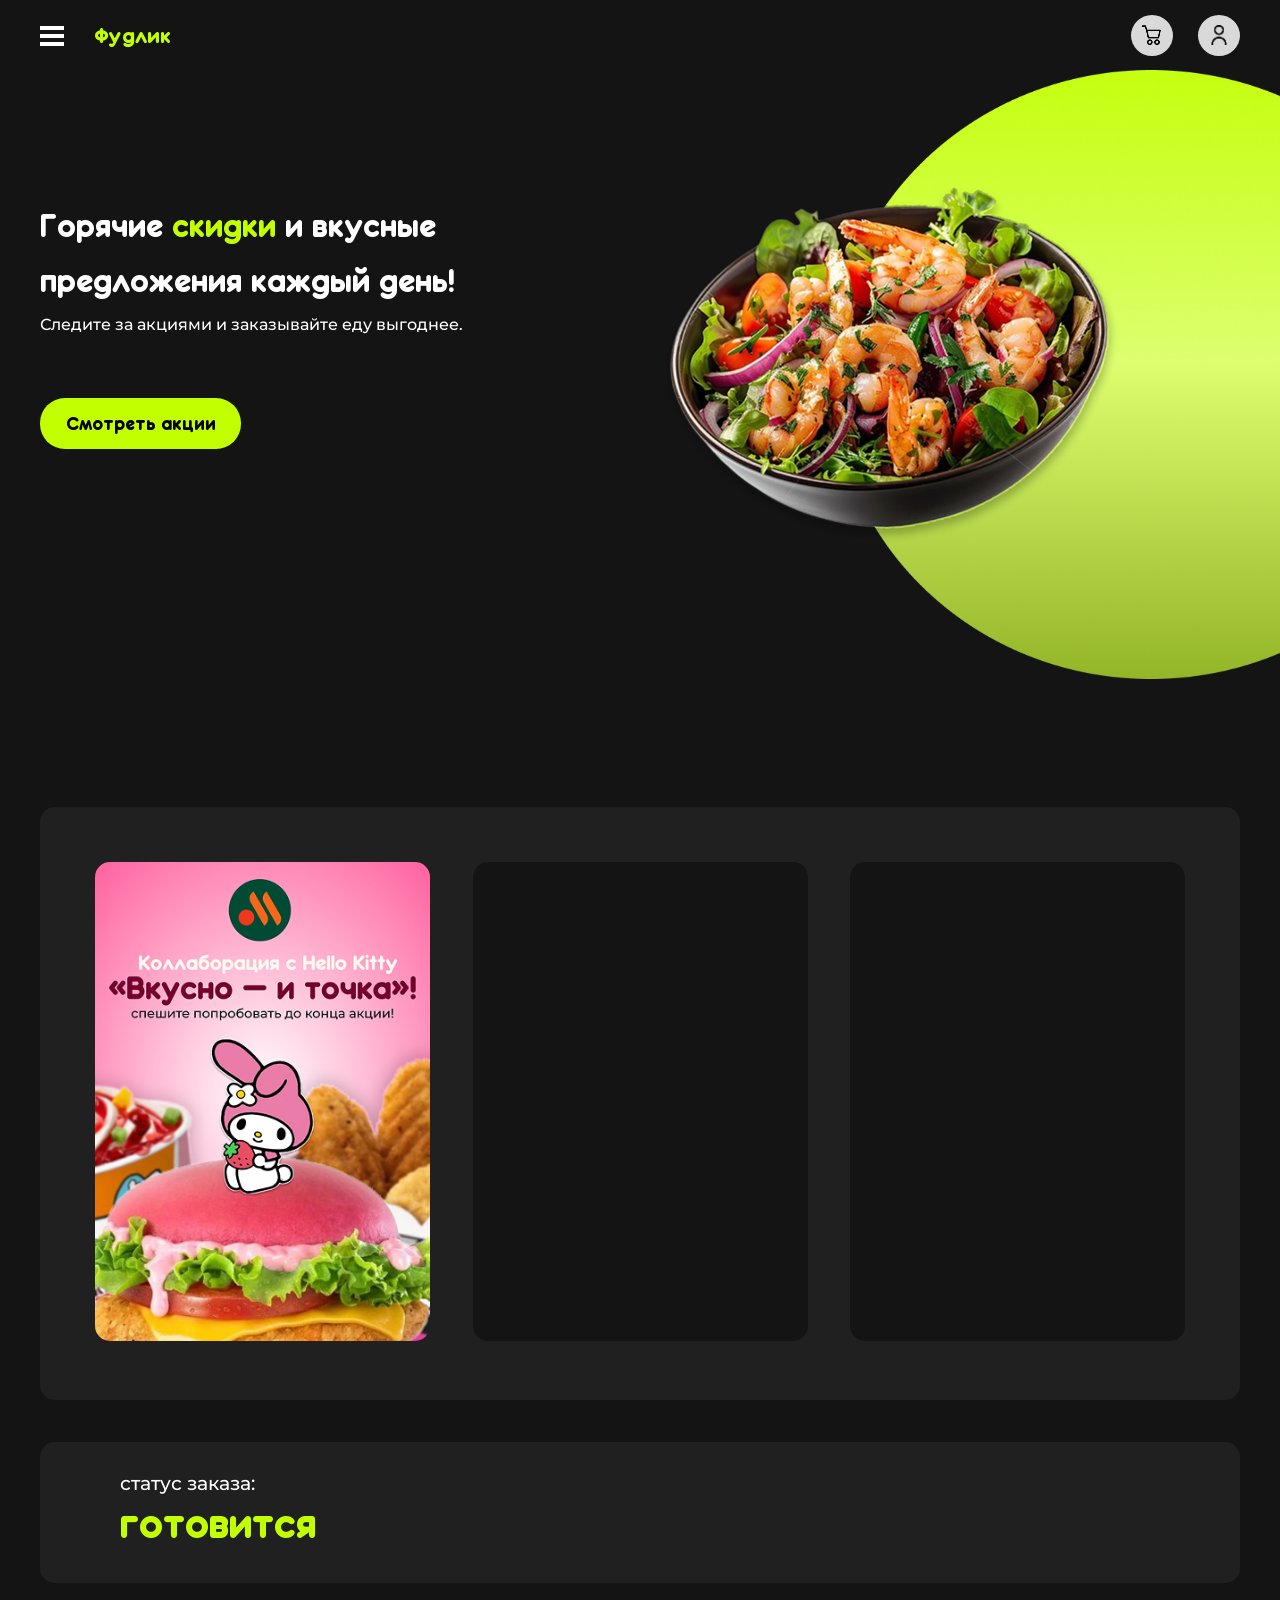
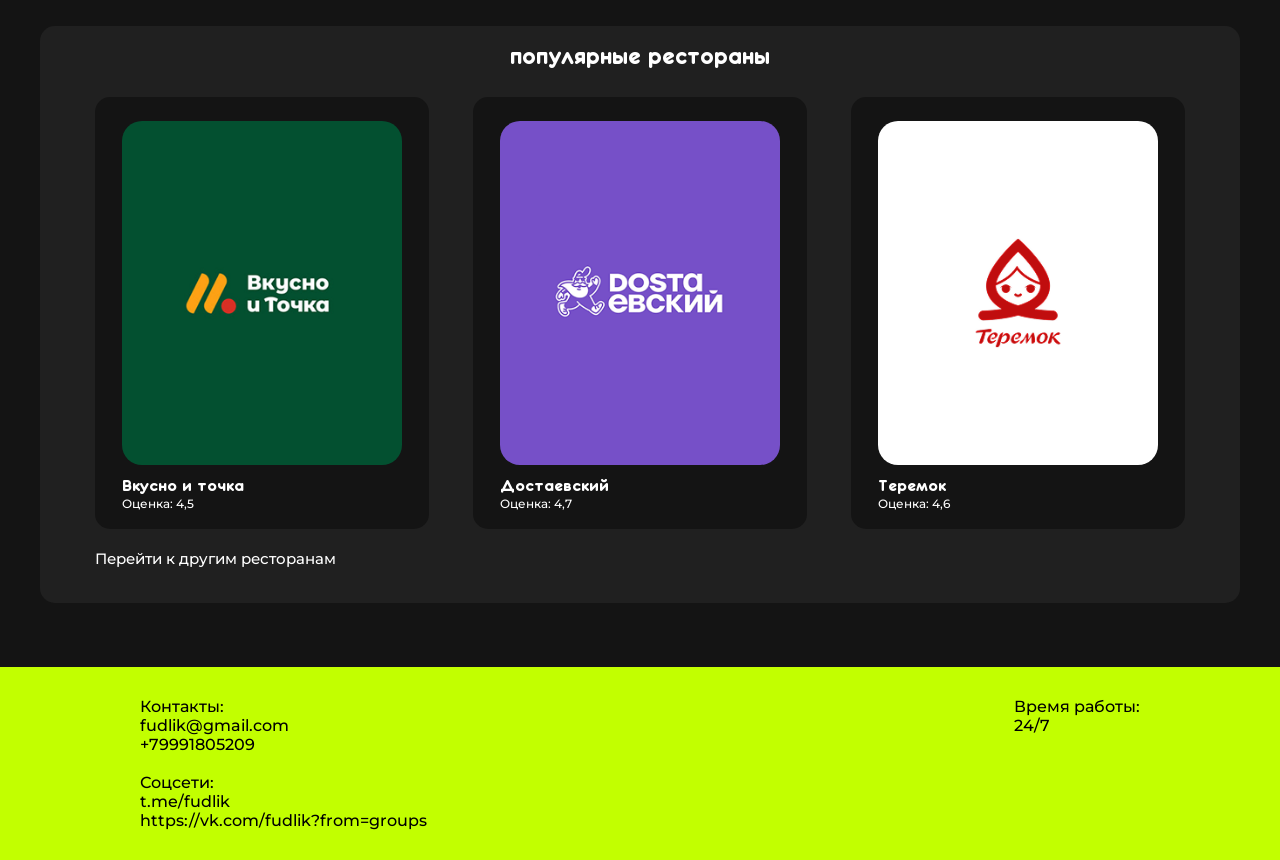
<file: index.html>
<!DOCTYPE html>
<html lang="en">
<head>
    <meta charset="UTF-8">
    <meta name="viewport" content="width=device-width, initial-scale=1.0">
    <title> Фудлик </title>
    <link rel="stylesheet" href="styles/style.css">
</head>
<body>

<header class="navbar">
    <div class="container nav-content">
        
        <div class="nav-left">
            <div class="burger">
                <span></span>
                <span></span>
                <span></span>
            </div>
            <div class="logo"><a href="index.html">Фудлик</a></div>
        </div>

        <div class="nav-right">
            <div class="nav-item">
                <img src="images/cart.png" alt="">
            </div>

            <a href="register.html" class="nav-item">
                <img src="images/profile.png" alt="">
            </a>
        </div>
    </div>
</header>

<div class="overlay"></div>

<aside class="sidebar">
    <div class="sidebar-content">
        <a href="index.html" class="sidebar-link sidebar-active">Главная страница</a>
        <a href="restaurants.html" class="sidebar-link">Рестораны</a>
        <a href="#" class="sidebar-link">Акции</a>
        <a href="register.html" class="sidebar-link">Личный кабинет</a>
        <a href="#" class="sidebar-link">Поддержка</a>
    </div>
</aside>

<div class="hero">
    <img src="images/bg-ellipse.png" alt="bg-ellipse" class="moon">
    <img src="images/main-salad.png" alt="salad" class="salad"> 
    <div class="container hero-content">
        <h1>Горячие <span class="green-txt">скидки</span> и вкусные <br>предложения каждый день!</h1>
        <p>Следите за акциями и заказывайте еду выгоднее.</p>
        <button>Смотреть акции</button>
    </div>
</div>


<div class="container card-section">
    <div class="card-background">
        <div class="card">
            <img src="images/hello-kitty.png" alt="">
        </div>
        <div class="card">
            <img src="images/hello-kitty1.png" alt="">
        </div>
        <div class="card">
            <img src="images/hello-kitty1.png" alt="">
        </div>
    </div>
</div>


<div class="container status-section">
       <p>статус заказа:</p>
       <h1>готовится</h1>
</div>


<div class="container rest-section"> 
    <div class="rest-background">
        <p>популярные рестораны</p>

        <div class="rest-flex">
            <div class="rest-card" id="mcdonalds">
                <div>
                    <img src="images/mcdonalds.png" alt="">
                    <h2>Вкусно и точка</h2>
                    <p>Оценка: 4,5</p>
                </div>
            </div>
            <div class="rest-card">
                <div>
                    <img src="images/dostaevskiy.png" alt="">
                    <h3>Достаевский</h3>
                    <p>Оценка: 4,7</p> 
                </div>
            </div>
            <div class="rest-card">
                <div>
                    <img src="images/teremok.png" alt="">
                    <h3>Теремок</h3>
                    <p>Оценка: 4,6</p> 
                </div>
                
            </div>
        </div>

        <a href="restaurants.html">Перейти к другим ресторанам</a>

    </div>
</div>


<footer>
    <div class="container footer">
        <div>
            <p>
                Контакты: <br>
                fudlik@gmail.com <br>
                +79991805209 <br>
            </p>

            <br>

            <p>
                Соцсети: <br>
                t.me/fudlik <br>
                https://vk.com/fudlik?from=groups
            </p>
        </div>

        <div>
            Время работы: <br>
            24/7
        </div>
    </div>
</footer>

<script src="js/sidebar.js"></script>
<script src="js/restopen.js"></script>
    
</body>
</html>
</file>
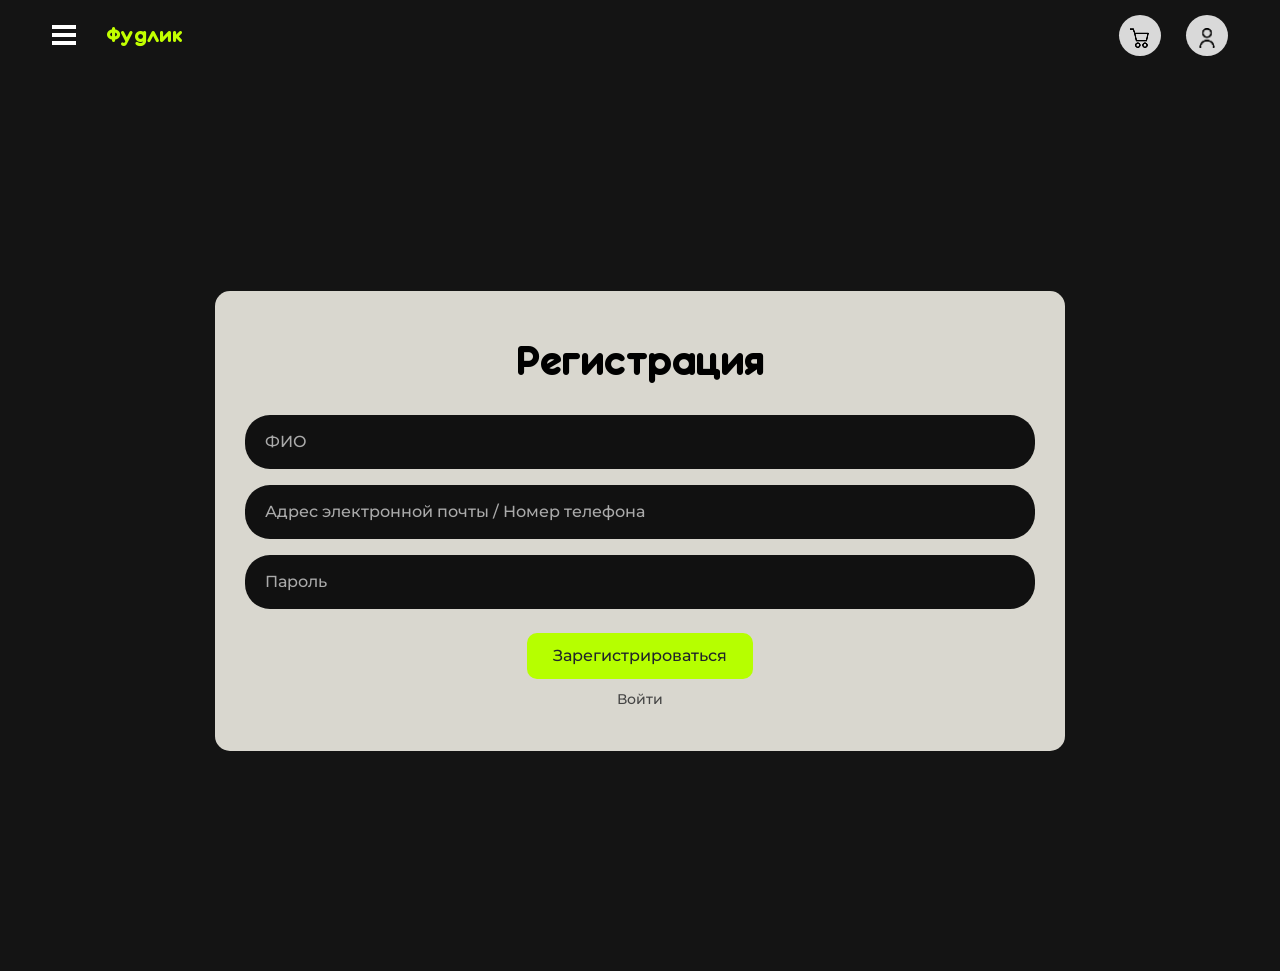
<file: register.html>
<!DOCTYPE html>
<html lang="en">
<head>
    <meta charset="UTF-8">
    <meta name="viewport" content="width=device-width, initial-scale=1.0">
    <title> Регистрация - Fudlik </title>
    <link href="https://cdn.jsdelivr.net/npm/bootstrap@5.3.2/dist/css/bootstrap.min.css" rel="stylesheet">
    <link rel="stylesheet" href="styles/style.css">
    <link rel="stylesheet" href="styles/register.css">
</head>
<body>


    <header class="navbar">
    <div class="container nav-content">
        
        <div class="nav-left">
            <div class="burger">
                <span></span>
                <span></span>
                <span></span>
            </div>
            <div class="logo"><a href="index.html">Фудлик</a></div>
        </div>

        <div class="nav-right">
            <div class="nav-item">
                <img src="images/cart.png" alt="">
            </div>

            <a href="register.html" class="nav-item">
                <img src="images/profile.png" alt="">
            </a>
        </div>
    </div>
</header>

<div class="overlay"></div>

<aside class="sidebar">
    <div class="sidebar-content">
        <a href="index.html" class="sidebar-link sidebar-active">Главная страница</a>
        <a href="restaurants.html" class="sidebar-link">Рестораны</a>
        <a href="#" class="sidebar-link">Акции</a>
        <a href="register.html" class="sidebar-link">Личный кабинет</a>
        <a href="#" class="sidebar-link">Поддержка</a>
    </div>
</aside>

<div class="container vh-100 d-flex justify-content-center align-items-center">
    <div class="register-card text-center">

        <h2 class="mb-4 register-pr">Регистрация</h2>

        <form>
            <div class="mb-3">
                <input type="text" class="form-control" placeholder="ФИО">
            </div>

            <div class="mb-3">
                <input type="text" class="form-control" placeholder="Адрес электронной почты / Номер телефона">
            </div>

            <div class="mb-4">
                <input type="password" class="form-control" placeholder="Пароль">
            </div>

            <button type="submit" class="btn btn-custom mb-2">
                Зарегистрироваться
            </button>

            <div>
                <a href="#" class="login-link">Войти</a>
            </div>
        </form>

    </div>
</div>


<script src="js/sidebar.js"></script>
    
</body>
</html>
</file>
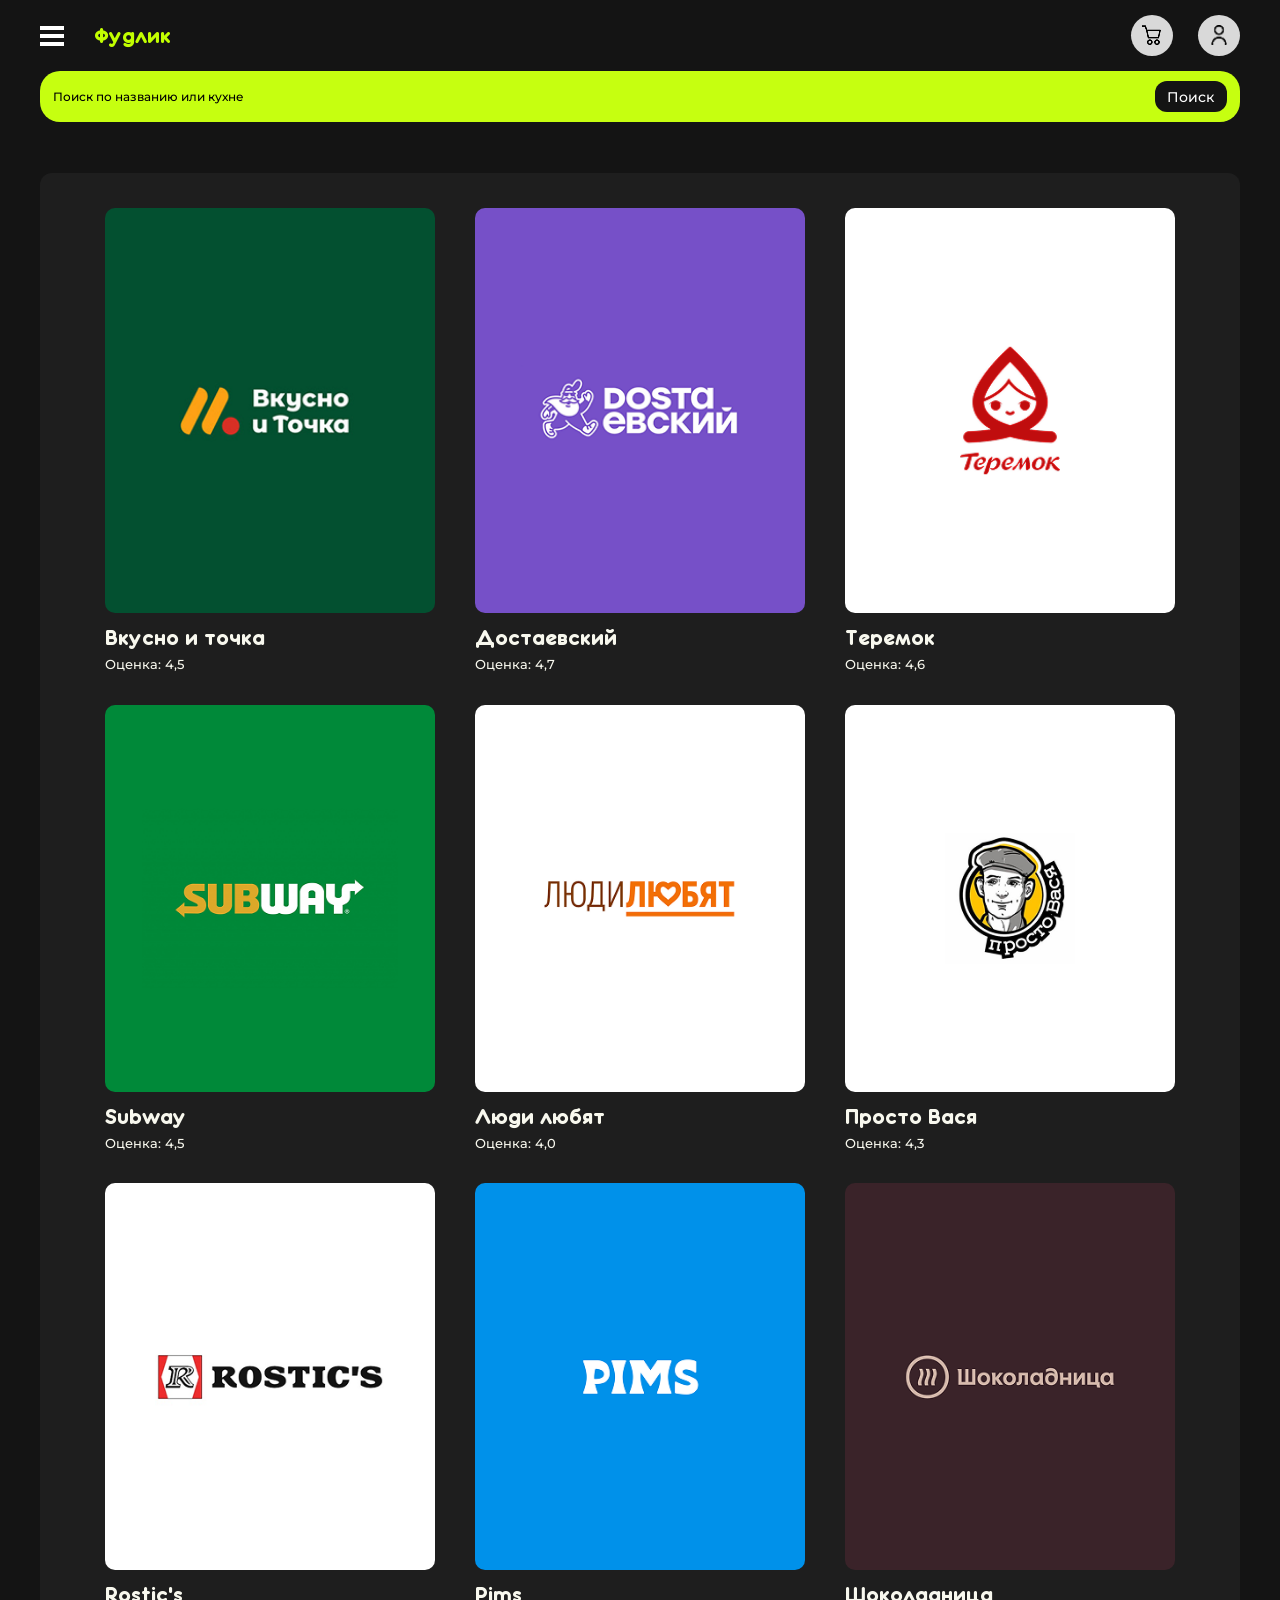
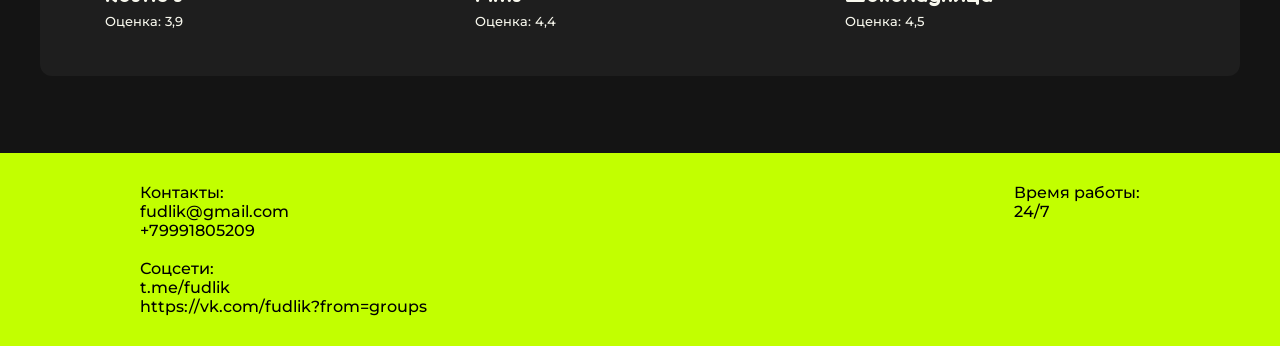
<file: restaurants.html>
<!DOCTYPE html>
<html lang="en">
<head>
    <meta charset="UTF-8">
    <meta name="viewport" content="width=device-width, initial-scale=1.0">
    <title> Рестораны - Fudlik </title>
    <link rel="stylesheet" href="styles/style.css">
    <link rel="stylesheet" href="styles/restaurants.css">
</head>
<body>

<header class="navbar">
    <div class="container nav-content">
        
        <div class="nav-left">
            <div class="burger">
                <span></span>
                <span></span>
                <span></span>
            </div>
            <div class="logo"><a href="index.html">Фудлик</a></div>
        </div>

        <div class="nav-right">
            <div class="nav-item">
                <img src="images/cart.png" alt="">
            </div>
            <a href="register.html" class="nav-item">
                <img src="images/profile.png" alt="">
            </a>
        </div>
    </div>
</header>

<div class="overlay"></div>

<aside class="sidebar">
    <div class="sidebar-content">
        <a href="index.html" class="sidebar-link sidebar-active">Главная страница</a>
        <a href="restaurants.html" class="sidebar-link">Рестораны</a>
        <a href="#" class="sidebar-link">Акции</a>
        <a href="register.html" class="sidebar-link">Личный кабинет</a>
        <a href="#" class="sidebar-link">Поддержка</a>
    </div>
</aside>

<div class="search container">
    <input type="text" placeholder="Поиск по названию или кухне">
    <button class="search-btn">Поиск</button>
</div>


<div class="places container">
    <div class="card" id="mcdonalds">
        <img src="images/mcdonalds.png" alt="">
        <h3>Вкусно и точка</h3>
        <p>Оценка: 4,5</p>
    </div>

    <div class="card">
        <img src="images/dostaevskiy.png" alt="">
        <h3>Достаевский</h3>
        <p>Оценка: 4,7</p>
    </div>

    <div class="card">
        <img src="images/teremok.png" alt="">
        <h3>Теремок</h3>
        <p>Оценка: 4,6</p>
    </div>

    <div class="card">
        <img src="images/subway.png" alt="">
        <h3>Subway</h3>
        <p>Оценка: 4,5</p>
    </div>

    <div class="card">
        <img src="images/people-like.png" alt="">
        <h3>Люди любят</h3>
        <p>Оценка: 4,0</p>
    </div>

    <div class="card">
        <img src="images/just-vasya.png" alt="">
        <h3>Просто Вася</h3>
        <p>Оценка: 4,3</p>
    </div>

    <div class="card">
        <img src="images/rostics.png" alt="">
        <h3>Rostic's</h3>
        <p>Оценка: 3,9</p>
    </div>

    <div class="card">
        <img src="images/pims.png" alt="">
        <h3>Pims</h3>
        <p>Оценка: 4,4</p>
    </div>

    <div class="card">
        <img src="images/chocolate.png" alt="">
        <h3>Шоколадница</h3>
        <p>Оценка: 4,5</p>
    </div>
</div>


<footer>
    <div class="container footer">
        <div>
            <p>
                Контакты: <br>
                fudlik@gmail.com <br>
                +79991805209 <br>
            </p>

            <br>

            <p>
                Соцсети: <br>
                t.me/fudlik <br>
                https://vk.com/fudlik?from=groups
            </p>
        </div>

        <div>
            Время работы: <br>
            24/7
        </div>
    </div>
</footer>


<script src="js/sidebar.js"></script>
<script src="js/restopen.js"></script>
    
</body>
</html>
</file>
<file: styles/style.css>
@font-face {
    font-family: Montserrat-medium;
    src: url(fonts/Montserrat-Medium.ttf);
}

@font-face {
    font-family: Montserrat-bold;
    src: url(fonts/Montserrat-Bold.ttf);
}

@font-face {
    font-family: Franx;
    src: url(fonts/franxurtertotallymedium.ttf);
}


* {
    margin: 0;
    padding: 0;
    box-sizing: border-box;
    font-family: Montserrat-medium;
}

body{
    background: #141414;
    color: #fff;
}

.container {
    max-width: 1200px;
    margin: 0 auto;
}

.first-screen-container{
    max-width: 1200px;
}

.navbar {
    background: none;
    padding: 15px 0;
    position: relative;
    z-index: 2;
}

.nav-content {
    display: flex;
    justify-content: space-between;
    align-items: center;
}

.nav-left {
    display: flex;
    align-items: center;
    gap: 30px;
}

.logo a{
    font-size: 2vw;
    color: #C2FF00;
    text-decoration: none;
    font-family: Franx;
    
}

.burger{
    cursor: pointer;
}

.burger span {
    display: block;
    width: 24px;
    height: 4px;
    background: #fff;
    margin: 4px 0;
    transition: 0.3s;
}

.burger:hover span{
    background: #C2FF00;
}

.nav-right {
    display: flex;
    gap: 25px;
}

.nav-item{
    cursor: pointer;
    transition: 0.3s;
}

.nav-right .nav-item:first-child{
    background: #d9d9d9;
    padding: 10px 12px 7px 10px;
    border-radius: 50%;
}

.nav-right .nav-item:nth-child(2){
    background: #d9d9d9;
    padding: 10px 11px 7px 11px;
    border-radius: 50%;
}

.nav-item:first-child:hover{
    background: #C2FF00;
}

.nav-right .nav-item:nth-child(2):hover{
    background: #C2FF00;
}



.nav-item img {
    width: 20px;
}

.overlay {
    position: fixed;
    top: 0;
    left: 0;
    width: 100%;
    height: 100%;
    background: rgba(0,0,0,0.5);
    opacity: 0;
    visibility: hidden;
    transition: 0.3s;
    z-index: 5;
}

.sidebar {
    position: fixed;
    top: 0;
    left: -400px;
    width: 400px;
    height: 100%;
    background: #F5F5F5;
    color: #000;
    padding: 50px;
    padding-top: 150px;
    transition: 0.3s;
    z-index: 10;
    display: flex;
    flex-direction: column;
}

.sidebar-content {
    display: flex;
    flex-direction: column;
}

.sidebar.active {
    left: 0;
}

.sidebar-link{
    color: #000;
    text-decoration: none;
    font-size: 1.1vw;
    margin-bottom: 2vw;
}

.sidebar-link:hover{
    color: #464646;
}

.sidebar-active{
    font-family: Montserrat-bold;
    font-size: 1.3vw;
}

.overlay.active {
    opacity: 1;
    visibility: visible;
}

.green-txt{
    color: #C2FF00;
}

.hero{
    margin-top: 10vw;
}

.hero-content h1{
    font-family: Franx;
    font-size: 3vw;
    font-weight: 100;
    line-height: 55px;
}

.hero-content h1 span{
    font-family: Franx;
}

.hero-content p{
    font-size: 1.25vw;
    margin-top: 0.5vw;
}

.hero-content button{
    border: none;
    background: #C2FF00;
    padding: 1vw 2vw;
    font-family: Franx;
    font-size: 1.7vw;
    border-radius: 25px;
    margin-top: 5vw;
    cursor: pointer;
    transition: 0.3s;
}

.hero-content button:hover{
    background: #D4FF4C;
}

.moon{
    position: absolute;
    right:0;
    top: 70px;
    width: 35vw;
}

.salad{
    position: absolute;
    right: 100px;
    top: 80px;
    transform: rotate(-3.66deg);
    width: 45vw;
}

.card-background{
    background-color: #202020;
    display: flex;
    justify-content: space-between;
    padding: 55px;
    border-radius: 15px;
}

.card-section{
    margin-top: 28vw;
}

.card img{
    width: 335px;
    border-radius: 15px;
}

.status-section{
    background-color: #202020;
    margin-top: 3.3vw;
    padding: 30px 80px;
    border-radius: 15px;
}

.status-section h1{
    font-size: 3.9vw;
    color: #C2FF00;
    font-family:Franx;
    font-weight: 100;
}

.status-section p{
    font-size: 1.45vw;
}

.rest-section{
    margin-top: 3.3vw;
}

.rest-background{
    background-color: #202020;
    padding: 15px 55px 35px 55px;
    border-radius: 15px;
    margin-bottom: 5vw;
}

.rest-background p{
    text-align: center;
    margin-bottom: 2vw;
    font-size: 2.1vw;
    font-family: Franx;
}

.rest-flex{
    display: flex;
    justify-content: space-between;
    margin-bottom: 1.5vw;
}

.rest-background a{
    color: #fff;
    text-decoration: none;
    font-size: 1.15vw;
}

.rest-background a:hover{
    color: #C2FF00;
}

.rest-card div{
    background: #141414;
    padding: 24px 27px 18px 27px;
    border-radius: 15px;
}

.rest-card div img{
    width: 280px;
    border-radius: 20px;
    cursor: pointer;
}

.rest-card div p{
    font-family: Montserrat-medium;
    font-size: 0.9vw;
    text-align: left;
    margin-bottom: 0;
}

.rest-card div h2{
    font-family: Franx;
    font-weight: 100;
    font-size: 1.5vw;
    margin-top: 0.5vw;
    cursor: pointer;
}

.rest-card div h3{
    font-family: Franx;
    font-weight: 100;
    font-size: 1.5vw;
    margin-top: 0.5vw;
    cursor: pointer;
}

.rest-background div h3:hover{
    color: #C2FF00;
}

footer{
    background: #C2FF00;
    color: #000;
}

.footer{
    display: flex;
    justify-content: space-between;
    padding: 30px 100px;
}


@media (max-width: 992px) {

    .logo a {
        font-size: 28px;
    }

    .hero-content h1 {
        font-size: 32px;
        line-height: 40px;
    }

    .hero-content p {
        font-size: 16px;
    }

    .hero-content button {
        font-size: 18px;
        padding: 10px 20px;
    }

    .card-background {
        flex-wrap: wrap;
        gap: 20px;
        justify-content: center;
    }

    .rest-flex {
        flex-wrap: wrap;
        gap: 20px;
        justify-content: center;
    }

    .rest-card div img {
        width: 220px;
    }

    .status-section h1 {
        font-size: 40px;
    }

    .status-section p {
        font-size: 16px;
    }
}


@media (max-width: 576px) {

    .nav-content {
        flex-direction: row;
    }

    .logo a {
        font-size: 22px;
    }

    /* HERO */
    .hero {
        margin-top: 80px;
        text-align: center;
    }

    .hero-content h1 {
        font-size: 24px;
        line-height: 30px;
    }

    .hero-content p {
        font-size: 14px;
    }

    .hero-content button {
        font-size: 16px;
        padding: 10px 15px;
        margin-top: 20px;
    }

    .moon,
    .salad {
        display: none;
    }

    /* КАРТОЧКИ */
    .card-background {
        flex-direction: column;
        padding: 20px;
    }

    .card img {
        width: 100%;
    }

    /* STATUS */
    .status-section {
        padding: 20px;
        text-align: center;
    }

    .status-section h1 {
        font-size: 28px;
    }

    /* RESTAURANTS */
    .rest-flex {
        flex-direction: column;
        align-items: center;
    }

    .rest-card div img {
        width: 100%;
    }

    .rest-card div h3 {
        font-size: 18px;
    }

    .rest-card div p {
        font-size: 14px;
    }

    /* SIDEBAR */
    .sidebar {
        width: 100%;
        padding: 30px;
    }

    .sidebar-link {
        font-size: 18px;
        margin-bottom: 20px;
    }

    .footer {
        flex-direction: column;
        gap: 20px;
        padding: 20px;
        text-align: center;
    }
}
</file>
<file: styles/register.css>
.register-card {
    background: #d9d7cf;
    border-radius: 15px;
    padding: 40px 30px;
    max-width: 850px;
    width: 100%;
}

.form-control {
    background: #111;
    border: none;
    border-radius: 25px;
    padding: 15px 20px;
    color: white;
}

.form-control::placeholder {
    color: #aaa;
}

.form-control:focus {
    background: #111;
    color: white;
    box-shadow: none;
}

.btn-custom {
    background: #b6ff00;
    border-radius: 10px;
    padding: 10px 25px;
    font-weight: 500;
}

.btn-custom:hover {
    background: #a0e600;
}

.login-link {
    font-size: 14px;
    color: #444;
    text-decoration: none;
}

.login-link:hover {
    text-decoration: underline;
}
.register-pr {
    color: #000;
    font-family: Franx;
    font-size: 50px;
    font-weight: 100;
}


@media (max-width: 992px) {

    .register-card {
        max-width: 600px;
        padding: 30px 20px;
    }

    .register-pr {
        font-size: 36px;
    }

    .form-control {
        padding: 12px 16px;
        font-size: 14px;
    }

    .btn-custom {
        font-size: 14px;
        padding: 10px 20px;
    }
}


@media (max-width: 576px) {

    /* чтобы не прилипало к краям */
    .container {
        padding: 0 10px;
    }

    .register-card {
        max-width: 100%;
        padding: 25px 15px;
        border-radius: 12px;
    }

    .register-pr {
        font-size: 26px;
        margin-bottom: 20px;
    }

    .form-control {
        padding: 12px 15px;
        font-size: 14px;
        border-radius: 20px;
    }

    .btn-custom {
        width: 100%;
        font-size: 14px;
        padding: 12px;
    }

    .login-link {
        font-size: 13px;
    }

    /* центрирование формы с отступами сверху/снизу */
    .d-flex {
        align-items: center !important;
        padding: 40px 0;
    }
}
</file>
<file: styles/restaurants.css>
.search {
    display: flex;
    align-items: center;
    background: #C6FF10;
    border-radius: 20px;
    overflow: hidden;
    width: 100%;
    height: 4vw;
}

.search input {
    flex: 1;
    font-family: Montserrat-medium;
    padding: 1vw;
    font-size: 0.9vw;
    border: none;
    outline: none;
    background: transparent;
}

.search button{
    background: #141414;
    border: none;
    color: #fff;
    margin-right: 1vw;
    font-size: 1.1vw;
    padding: 0.5vw 1vw;
    border-radius: 12px;
    transition: 0.2s;
}

.search button:hover{
    background: #464646;
}

.search input::placeholder{
    color: #000;
}

.places {
    margin-top: 4vw;
    margin-bottom: 6vw;
    padding: 35px 55px;
    background: #1e1e1e;
    border-radius: 12px;
    display: grid;
    grid-template-columns: repeat(3, 1fr);
    gap: 20px;
    justify-content: center;
}

.card {
    color: #f8f8ee;
    justify-self: center;
    margin-bottom: 1vw;
    cursor: pointer;
}

.card img {
    width: 330px;
    border-radius: 10px;
    display: block;
}

.card h3 {
    margin: 10px 0 5px;
    font-size: 2vw;
    font-family: Franx;
    font-weight: 100;
}

.card:hover h3{
    color: #C6FF10;
}

.card p {
    margin: 0;
    font-size: 1vw;
}



@media (max-width: 992px) {

    .search {
        height: 50px;
        padding: 0 10px;
    }

    .search input {
        font-size: 14px;
        padding: 10px;
    }

    .search button {
        font-size: 14px;
        padding: 6px 12px;
    }

    .places {
        grid-template-columns: repeat(2, 1fr);
        padding: 25px;
    }

    .card h3 {
        font-size: 20px;
    }

    .card p {
        font-size: 14px;
    }
}


@media (max-width: 576px) {

    /* ПОИСК */
    .search {
        flex-direction: column;
        height: auto;
        padding: 10px;
        gap: 10px;
        border-radius: 15px;
    }

    .search input {
        width: 100%;
        font-size: 14px;
    }

    .search button {
        width: 100%;
        font-size: 14px;
    }

    /* КАРТОЧКИ */
    .places {
        grid-template-columns: 1fr;
        padding: 20px;
    }

    .card {
        width: 100%;
        text-align: center;
    }

    .card img {
        max-width: 100%;
    }

    .card h3 {
        font-size: 18px;
    }

    .card p {
        font-size: 14px;
    }
}
</file>
